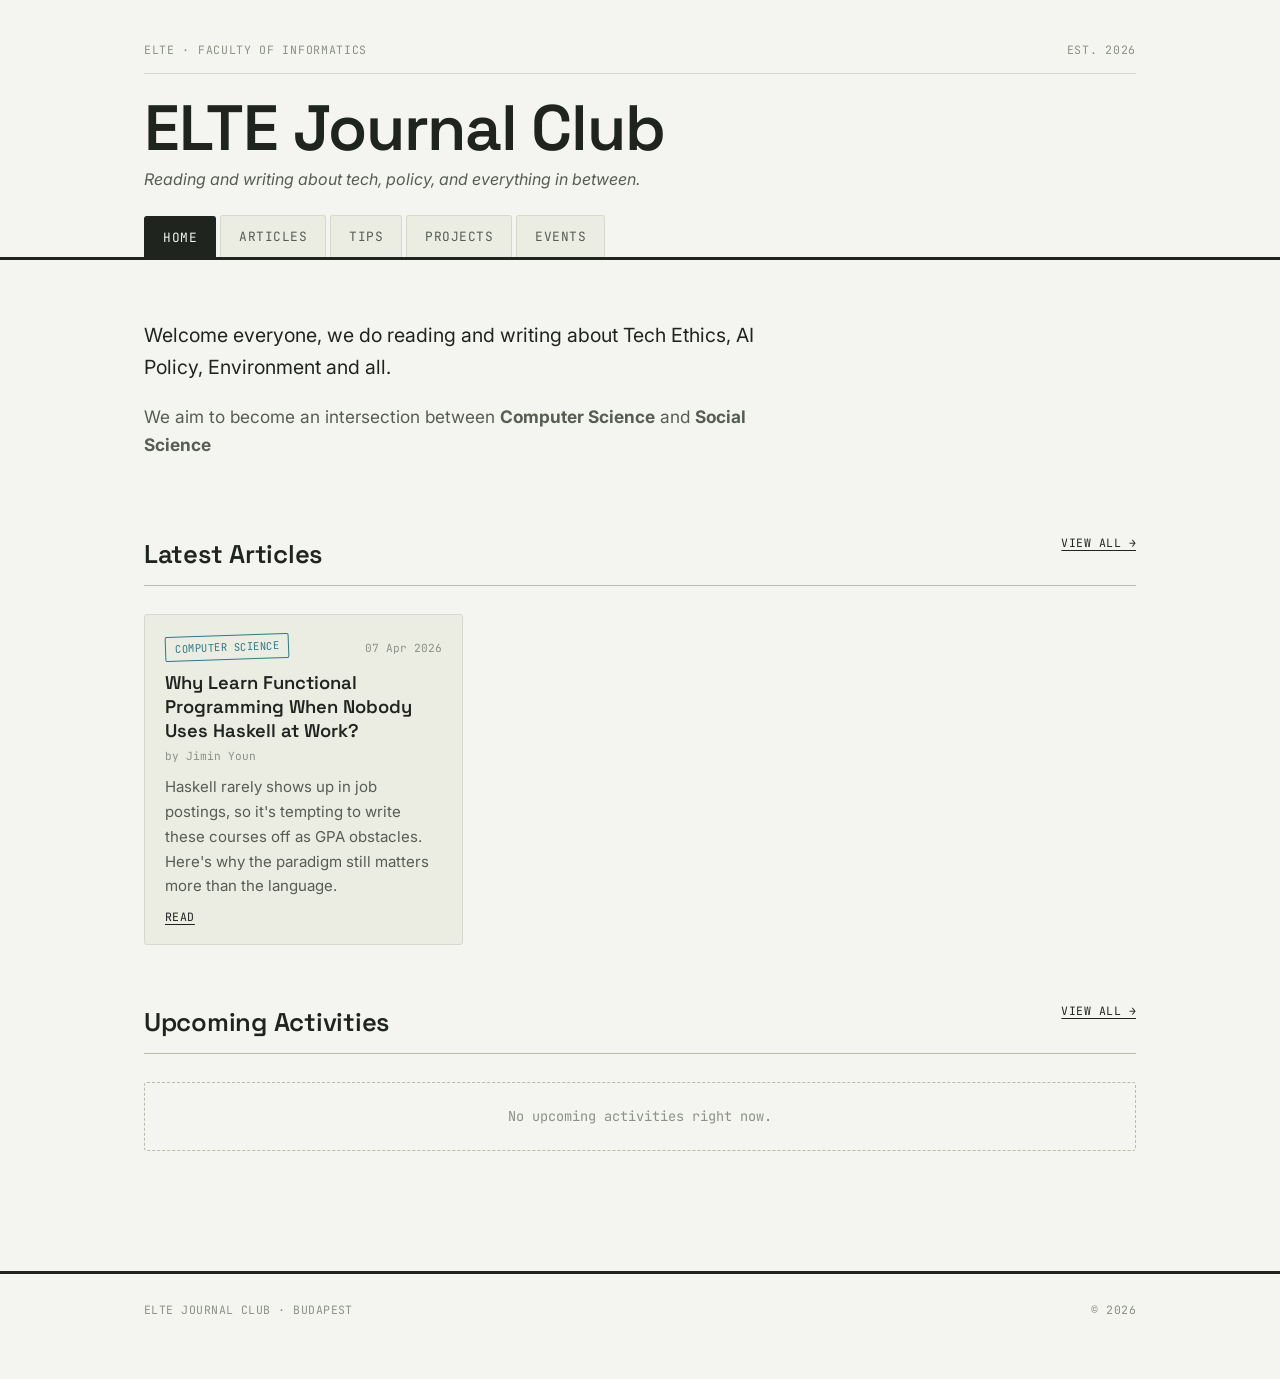
<file: index.html>
<!DOCTYPE html>
<html lang="ko">
<head>
<meta charset="UTF-8">
<meta name="viewport" content="width=device-width, initial-scale=1.0">
<title>ELTE Journal Club in Faculty</title>
<link rel="preconnect" href="https://fonts.googleapis.com">
<link href="https://fonts.googleapis.com/css2?family=Space+Grotesk:wght@500;600;700&family=Inter:ital,wght@0,400;0,500;0,600;1,400&family=JetBrains+Mono:wght@400;500&display=swap" rel="stylesheet">
<link rel="stylesheet" href="css/style.css">
</head>
<body>

<header class="masthead">
  <div class="wrap">
    <div class="masthead__top">
      <span>ELTE &middot; Faculty of Informatics</span>
      <span>Est. 2026</span>
    </div>
    <a href="index.html" class="masthead__title">ELTE Journal Club</a>
    <p class="masthead__tagline">Reading and writing about tech, policy, and everything in between.</p>
    <ul class="tabs">
      <li><a href="index.html" aria-current="page">Home</a></li>
      <li><a href="articles.html">Articles</a></li>
      <li><a href="tips.html">Tips</a></li>
      <li><a href="projects.html">Projects</a></li>
      <li><a href="activities.html">Events</a></li>
    </ul>
  </div>
</header>

<main>
  <div class="wrap">

    <section class="intro">
      <p>Welcome everyone, we do reading and writing about Tech Ethics, AI Policy, Environment and all.</p>
      <p>We aim to become an intersection between <strong>Computer Science</strong> and <strong>Social Science</strong></p>
    </section>

    <section class="section">
      <div class="section__head">
        <h2>Latest Articles</h2>
        <a class="card__link" href="articles.html">View all →</a>
      </div>
      <div class="grid" id="home-articles"></div>
    </section>

    <section class="section">
      <div class="section__head">
        <h2>Upcoming Activities</h2>
        <a class="card__link" href="activities.html">View all →</a>
      </div>
      <div id="home-activities"></div>
    </section>

  </div>
</main>

<footer>
  <div class="wrap">
    <p>ELTE Journal Club &middot; Budapest</p>
    <p id="footer-year">&copy; <span id="year"></span></p>
  </div>
</footer>

<script src="js/data.js"></script>
<script src="js/main.js"></script>
</body>
</html>
</file>
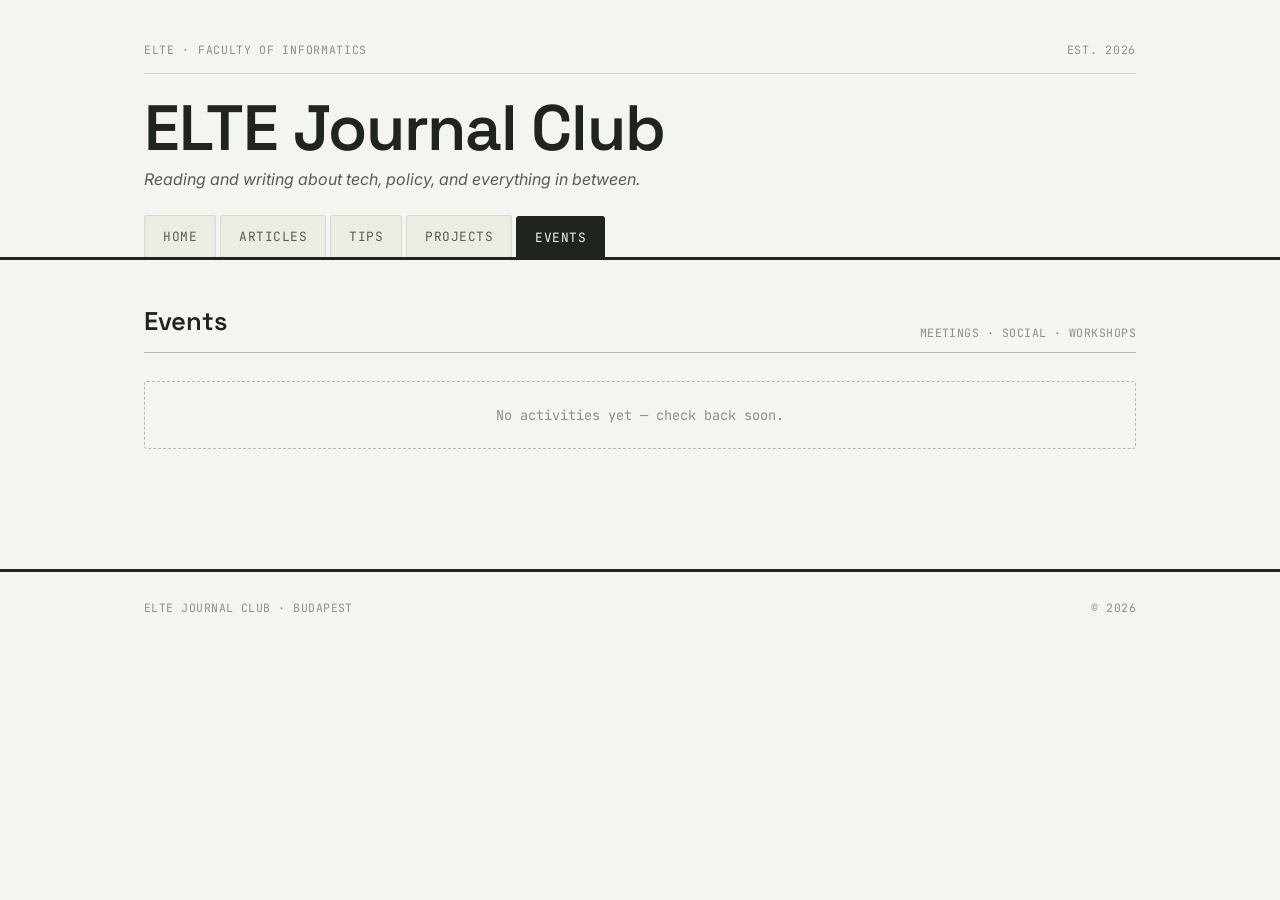
<file: activities.html>
<!DOCTYPE html>
<html lang="ko">
<head>
<meta charset="UTF-8">
<meta name="viewport" content="width=device-width, initial-scale=1.0">
<title>Events · ELTE Journal Club</title>
<link rel="preconnect" href="https://fonts.googleapis.com">
<link href="https://fonts.googleapis.com/css2?family=Space+Grotesk:wght@500;600;700&family=Inter:ital,wght@0,400;0,500;0,600;1,400&family=JetBrains+Mono:wght@400;500&display=swap" rel="stylesheet">
<link rel="stylesheet" href="css/style.css">
</head>
<body>
<header class="masthead">
  <div class="wrap">
    <div class="masthead__top">
      <span>ELTE &middot; Faculty of Informatics</span>
      <span>Est. 2026</span>
    </div>
    <a href="index.html" class="masthead__title">ELTE Journal Club</a>
    <p class="masthead__tagline">Reading and writing about tech, policy, and everything in between.</p>
    <ul class="tabs">
      <li><a href="index.html">Home</a></li>
      <li><a href="articles.html">Articles</a></li>
      <li><a href="tips.html">Tips</a></li>
      <li><a href="projects.html">Projects</a></li>
      <li><a href="activities.html" aria-current="page">Events</a></li>
    </ul>
  </div>
</header>
<main>
  <div class="wrap">
    <section class="section" style="padding-top:40px;">
      <div class="section__head">
        <h2>Events</h2>
        <span class="section__note">Meetings &middot; social &middot; workshops</span>
      </div>
      <div id="activities-list"></div>
    </section>
  </div>
</main>
<footer>
  <div class="wrap">
    <p>ELTE Journal Club &middot; Budapest</p>
    <p>&copy; <span id="year"></span></p>
  </div>
</footer>
<script src="js/data.js"></script>
<script src="js/main.js"></script>
</body>
</html>
</file>
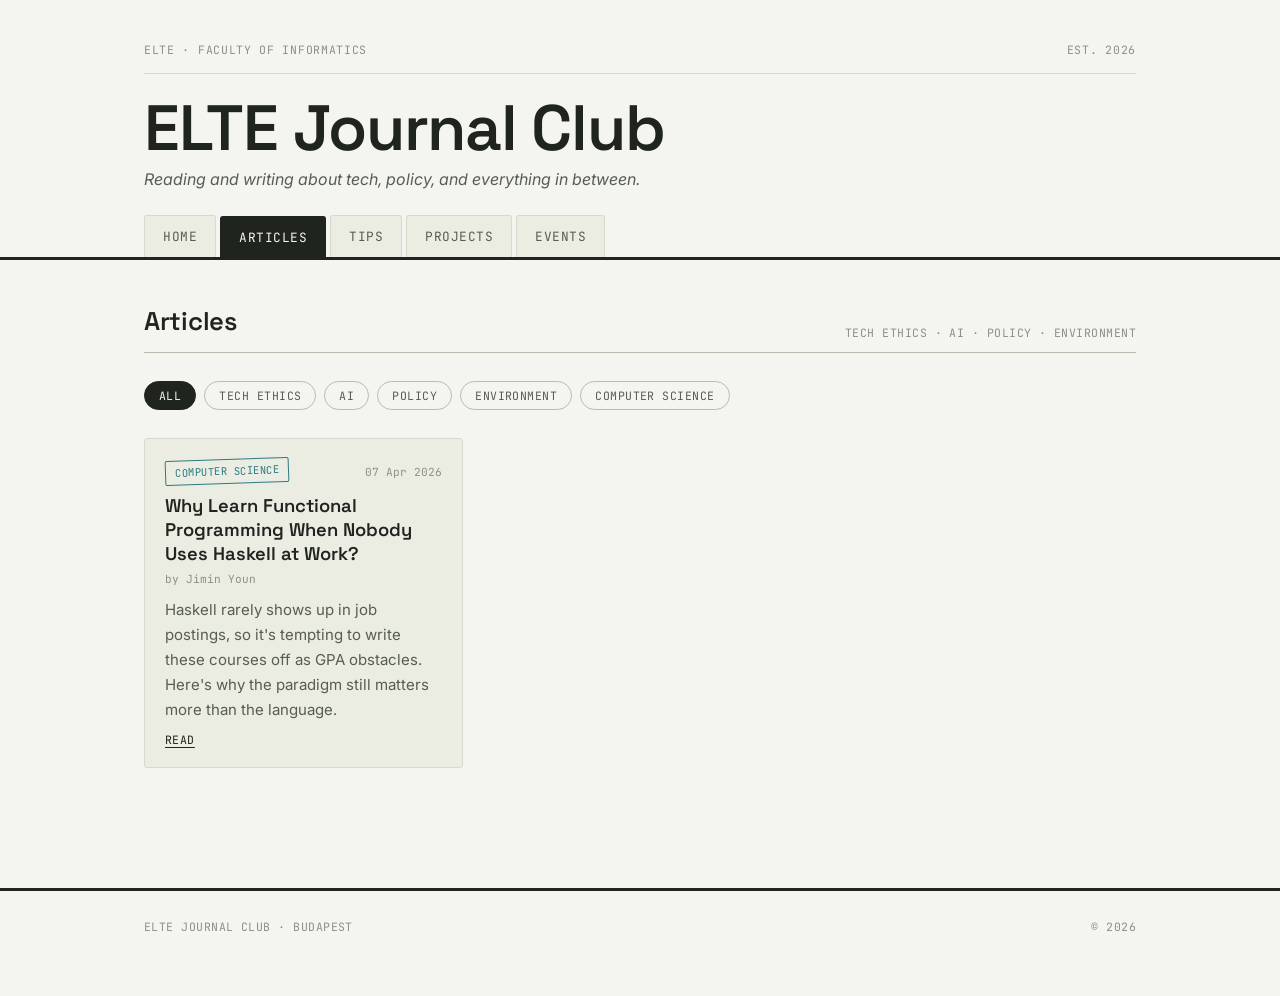
<file: articles.html>
<!DOCTYPE html>
<html lang="ko">
<head>
<meta charset="UTF-8">
<meta name="viewport" content="width=device-width, initial-scale=1.0">
<title>Articles · ELTE Journal Club</title>
<link rel="preconnect" href="https://fonts.googleapis.com">
<link href="https://fonts.googleapis.com/css2?family=Space+Grotesk:wght@500;600;700&family=Inter:ital,wght@0,400;0,500;0,600;1,400&family=JetBrains+Mono:wght@400;500&display=swap" rel="stylesheet">
<link rel="stylesheet" href="css/style.css">
</head>
<body>

<header class="masthead">
  <div class="wrap">
    <div class="masthead__top">
      <span>ELTE &middot; Faculty of Informatics</span>
      <span>Est. 2026</span>
    </div>
    <a href="index.html" class="masthead__title">ELTE Journal Club</a>
    <p class="masthead__tagline">Reading and writing about tech, policy, and everything in between.</p>
    <ul class="tabs">
      <li><a href="index.html">Home</a></li>
      <li><a href="articles.html" aria-current="page">Articles</a></li>
      <li><a href="tips.html">Tips</a></li>
      <li><a href="projects.html">Projects</a></li>
      <li><a href="activities.html">Events</a></li>    
    </ul>
  </div>
</header>

<main>
  <div class="wrap">
    <section class="section" style="padding-top:40px;">
      <div class="section__head">
        <h2>Articles</h2>
        <span class="section__note">Tech Ethics &middot; AI &middot; Policy &middot; Environment</span>
      </div>
      <div class="filters" id="articles-filters"></div>
      <div class="grid" id="articles-grid"></div>
    </section>
  </div>
</main>

<footer>
  <div class="wrap">
    <p>ELTE Journal Club &middot; Budapest</p>
    <p>&copy; <span id="year"></span></p>
  </div>
</footer>

<script src="js/data.js"></script>
<script src="js/main.js"></script>
</body>
</html>
</file>
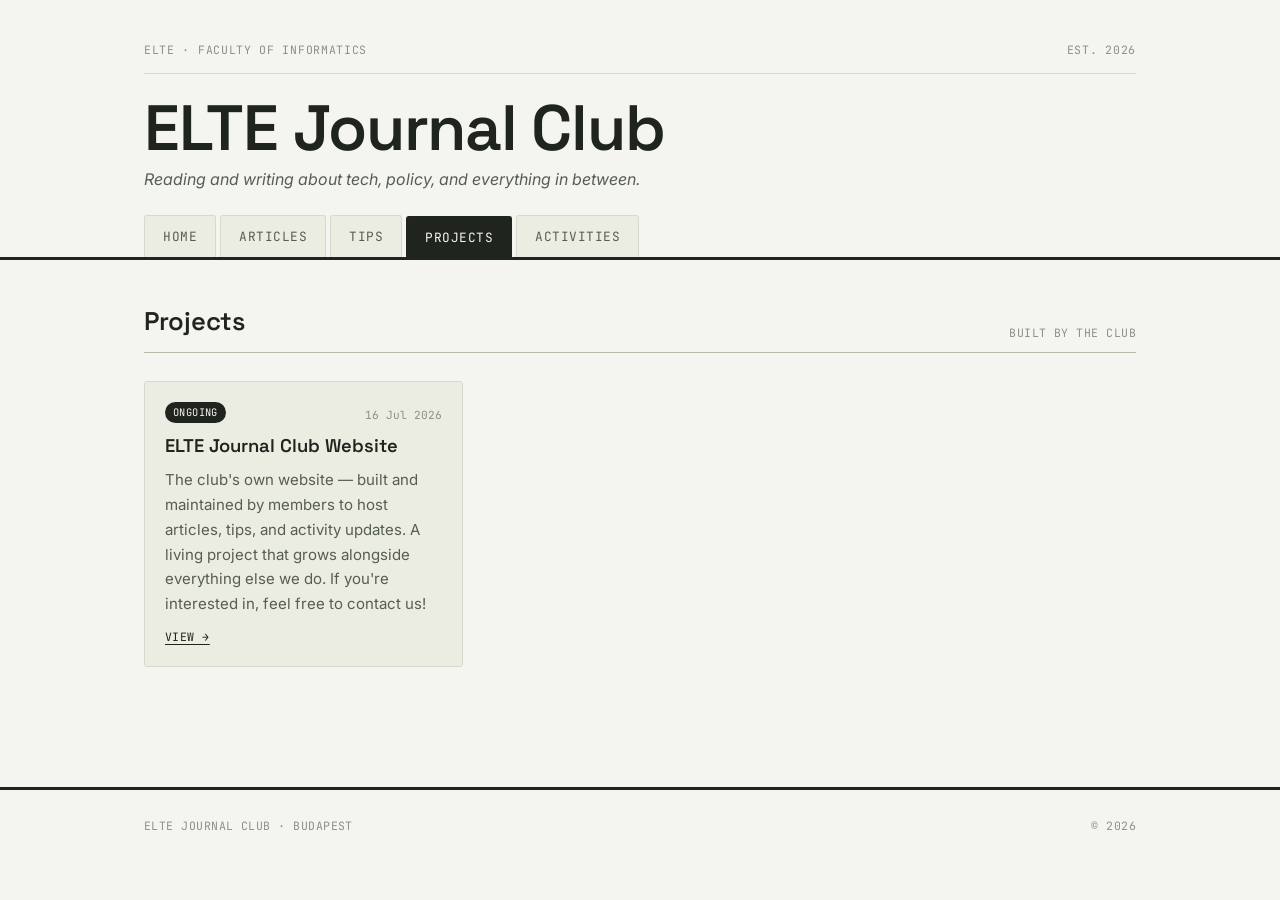
<file: projects.html>
<!DOCTYPE html>
<html lang="ko">
<head>
<meta charset="UTF-8">
<meta name="viewport" content="width=device-width, initial-scale=1.0">
<title>Projects · ELTE Journal Club</title>
<link rel="preconnect" href="https://fonts.googleapis.com">
<link href="https://fonts.googleapis.com/css2?family=Space+Grotesk:wght@500;600;700&family=Inter:ital,wght@0,400;0,500;0,600;1,400&family=JetBrains+Mono:wght@400;500&display=swap" rel="stylesheet">
<link rel="stylesheet" href="css/style.css">
</head>
<body>

<header class="masthead">
  <div class="wrap">
    <div class="masthead__top">
      <span>ELTE &middot; Faculty of Informatics</span>
      <span>Est. 2026</span>
    </div>
    <a href="index.html" class="masthead__title">ELTE Journal Club</a>
    <p class="masthead__tagline">Reading and writing about tech, policy, and everything in between.</p>
    <ul class="tabs">
      <li><a href="index.html">Home</a></li>
      <li><a href="articles.html">Articles</a></li>
      <li><a href="tips.html">Tips</a></li>
      <li><a href="projects.html" aria-current="page">Projects</a></li>
      <li><a href="activities.html">Activities</a></li>
    </ul>
  </div>
</header>

<main>
  <div class="wrap">
    <section class="section" style="padding-top:40px;">
      <div class="section__head">
        <h2>Projects</h2>
        <span class="section__note">Built by the club</span>
      </div>
      <div class="grid" id="projects-grid"></div>
    </section>
  </div>
</main>

<footer>
  <div class="wrap">
    <p>ELTE Journal Club &middot; Budapest</p>
    <p>&copy; <span id="year"></span></p>
  </div>
</footer>

<script src="js/data.js"></script>
<script src="js/main.js"></script>
</body>
</html>
</file>
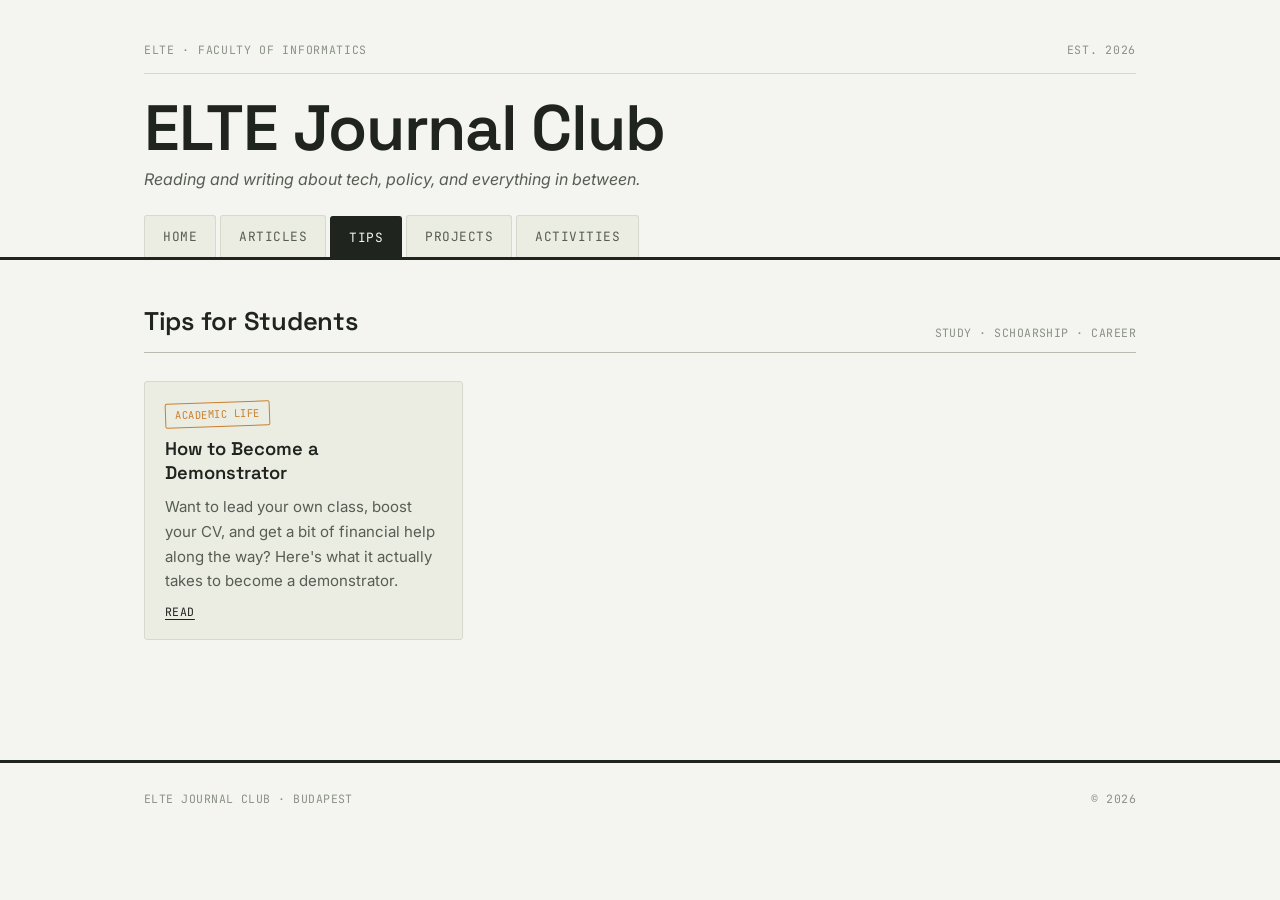
<file: tips.html>
<!DOCTYPE html>
<html lang="ko">
<head>
<meta charset="UTF-8">
<meta name="viewport" content="width=device-width, initial-scale=1.0">
<title>Tips · ELTE Journal Club</title>
<link rel="preconnect" href="https://fonts.googleapis.com">
<link href="https://fonts.googleapis.com/css2?family=Space+Grotesk:wght@500;600;700&family=Inter:ital,wght@0,400;0,500;0,600;1,400&family=JetBrains+Mono:wght@400;500&display=swap" rel="stylesheet">
<link rel="stylesheet" href="css/style.css">
</head>
<body>

<header class="masthead">
  <div class="wrap">
    <div class="masthead__top">
      <span>ELTE &middot; Faculty of Informatics</span>
      <span>Est. 2026</span>
    </div>
    <a href="index.html" class="masthead__title">ELTE Journal Club</a>
    <p class="masthead__tagline">Reading and writing about tech, policy, and everything in between.</p>
    <ul class="tabs">
      <li><a href="index.html">Home</a></li>
      <li><a href="articles.html">Articles</a></li>
      <li><a href="tips.html" aria-current="page">Tips</a></li>
      <li><a href="projects.html">Projects</a></li>
      <li><a href="activities.html">Activities</a></li>
    </ul>
  </div>
</header>

<main>
  <div class="wrap">
    <section class="section" style="padding-top:40px;">
      <div class="section__head">
        <h2>Tips for Students</h2>
        <span class="section__note">Study &middot; Schoarship &middot; Career</span>
      </div>
      <div class="grid" id="tips-grid"></div>
    </section>
  </div>
</main>

<footer>
  <div class="wrap">
    <p>ELTE Journal Club &middot; Budapest</p>
    <p>&copy; <span id="year"></span></p>
  </div>
</footer>

<script src="js/data.js"></script>
<script src="js/main.js"></script>
</body>
</html>
</file>
<file: css/style.css>
/* ============================================================
   ELTE Journal Club — design tokens
   ============================================================ */
:root {
  /* color */
  --paper:        #F4F5F0;
  --paper-alt:     #EBEDE3;
  --ink:           #20241F;
  --ink-soft:      #565D53;
  --ink-faint:     #8B9186;
  --line:          #D7D9CC;
  --line-strong:   #B9BCAC;

  --accent-tech:    #33459E;  /* Tech Ethics */
  --accent-ai:      #6A4B9E;  /* AI */
  --accent-policy:  #A8502C;  /* Policy */
  --accent-env:     #52734A;  /* Environment */
  --accent-social:  #C97F2E;  /* Social / general */
  --accent-cs: #2C7A82;  /* Computer Science */

  /* type */
  --font-display: 'Space Grotesk', system-ui, sans-serif;
  --font-body:    'Inter', system-ui, sans-serif;
  --font-mono:    'JetBrains Mono', ui-monospace, monospace;

  /* layout */
  --max-w: 1040px;
  --radius: 3px;
}

* { box-sizing: border-box; }

html { scroll-behavior: smooth; }

body {
  margin: 0;
  background: var(--paper);
  color: var(--ink);
  font-family: var(--font-body);
  font-size: 16px;
  line-height: 1.65;
  -webkit-font-smoothing: antialiased;
}

a { color: inherit; }

img { max-width: 100%; display: block; }

::selection { background: var(--accent-tech); color: var(--paper); }

:focus-visible {
  outline: 2px solid var(--accent-tech);
  outline-offset: 2px;
}

.wrap {
  max-width: var(--max-w);
  margin: 0 auto;
  padding: 0 24px;
}

/* ============================================================
   Masthead
   ============================================================ */
.masthead {
  border-bottom: 3px solid var(--ink);
  padding-top: 40px;
  padding-bottom: 0;
}

.masthead__top {
  display: flex;
  justify-content: space-between;
  align-items: baseline;
  font-family: var(--font-mono);
  font-size: 0.72rem;
  letter-spacing: 0.06em;
  text-transform: uppercase;
  color: var(--ink-faint);
  padding-bottom: 14px;
  border-bottom: 1px solid var(--line);
}

.masthead__title {
  display: block;
  font-family: var(--font-display);
  font-weight: 600;
  font-size: clamp(2.2rem, 6vw, 4rem);
  letter-spacing: -0.02em;
  line-height: 1;
  margin: 22px 0 6px;
  text-decoration: none;
  color: var(--ink);
}

.masthead__tagline {
  font-family: var(--font-body);
  font-style: italic;
  color: var(--ink-soft);
  font-size: 1rem;
  margin: 0 0 22px;
}

/* nav tabs */
.tabs {
  display: flex;
  gap: 4px;
  list-style: none;
  margin: 0;
  padding: 0;
  overflow-x: auto;
}

.tabs a {
  display: block;
  font-family: var(--font-mono);
  font-size: 0.8rem;
  letter-spacing: 0.04em;
  text-transform: uppercase;
  text-decoration: none;
  color: var(--ink-soft);
  padding: 10px 18px;
  border: 1px solid var(--line);
  border-bottom: none;
  border-radius: var(--radius) var(--radius) 0 0;
  background: var(--paper-alt);
  white-space: nowrap;
  transform: translateY(1px);
  transition: background 0.15s ease, color 0.15s ease;
}

.tabs a:hover { background: var(--paper); color: var(--ink); }

.tabs a[aria-current="page"] {
  background: var(--ink);
  color: var(--paper);
  border-color: var(--ink);
  transform: translateY(2px);
}

/* ============================================================
   Sections
   ============================================================ */
main { padding-bottom: 80px; }

.section {
  padding-top: 56px;
}

.section__head {
  display: flex;
  justify-content: space-between;
  align-items: flex-end;
  gap: 16px;
  border-bottom: 1px solid var(--line-strong);
  padding-bottom: 10px;
  margin-bottom: 28px;
}

.section__head h2 {
  font-family: var(--font-display);
  font-weight: 600;
  font-size: 1.6rem;
  margin: 0;
  letter-spacing: -0.01em;
}

.section__note {
  font-family: var(--font-mono);
  font-size: 0.72rem;
  color: var(--ink-faint);
  text-transform: uppercase;
  letter-spacing: 0.04em;
}

.intro {
  padding-top: 40px;
  max-width: 640px;
}

.intro p {
  font-size: 1.08rem;
  color: var(--ink-soft);
}

.intro p:first-child {
  font-size: 1.22rem;
  color: var(--ink);
}

/* ============================================================
   Stamp tags (signature element)
   ============================================================ */
.stamp {
  display: inline-block;
  font-family: var(--font-mono);
  font-size: 0.66rem;
  letter-spacing: 0.05em;
  text-transform: uppercase;
  padding: 3px 9px;
  border: 1.5px solid currentColor;
  border-radius: 2px;
  transform: rotate(-2deg);
  white-space: nowrap;
}

.stamp--tech    { color: var(--accent-tech); }
.stamp--ai      { color: var(--accent-ai); }
.stamp--policy  { color: var(--accent-policy); }
.stamp--env     { color: var(--accent-env); }
.stamp--social  { color: var(--accent-social); }

/* ============================================================
   Cards
   ============================================================ */
.grid {
  display: grid;
  grid-template-columns: repeat(auto-fill, minmax(260px, 1fr));
  gap: 18px;
}

.card {
  background: var(--paper-alt);
  border: 1px solid var(--line);
  border-radius: var(--radius);
  padding: 20px;
  display: flex;
  flex-direction: column;
  gap: 10px;
  position: relative;
}

.card__meta {
  display: flex;
  justify-content: space-between;
  align-items: flex-start;
  gap: 10px;
}

.card__date {
  font-family: var(--font-mono);
  font-size: 0.7rem;
  color: var(--ink-faint);
  white-space: nowrap;
  padding-top: 4px;
}

.card h3 {
  font-family: var(--font-display);
  font-weight: 600;
  font-size: 1.15rem;
  margin: 0;
  line-height: 1.3;
}

.card__byline {
  font-family: var(--font-mono);
  font-size: 0.7rem;
  color: var(--ink-faint);
  margin: -6px 0 0;
}

.card p.summary {
  color: var(--ink-soft);
  font-size: 0.94rem;
  margin: 0;
}

.card__body {
  display: none;
  border-top: 1px dashed var(--line-strong);
  padding-top: 12px;
  margin-top: 4px;
  color: var(--ink-soft);
  font-size: 0.94rem;
}

.card__body.open { display: block; }

.card__toggle,
.card__link {
  align-self: flex-start;
  font-family: var(--font-mono);
  font-size: 0.72rem;
  text-transform: uppercase;
  letter-spacing: 0.04em;
  background: none;
  border: none;
  color: var(--ink);
  text-decoration: underline;
  text-underline-offset: 3px;
  cursor: pointer;
  padding: 0;
}

.card__toggle:hover,
.card__link:hover { color: var(--accent-tech); }

/* status badges (projects) */
.badge {
  font-family: var(--font-mono);
  font-size: 0.65rem;
  text-transform: uppercase;
  letter-spacing: 0.04em;
  padding: 2px 8px;
  border-radius: 999px;
  background: var(--ink);
  color: var(--paper);
  white-space: nowrap;
}
.badge--done { background: var(--accent-env); }
.badge--paused { background: var(--ink-faint); }

/* ============================================================
   Filters
   ============================================================ */
.filters {
  display: flex;
  flex-wrap: wrap;
  gap: 8px;
  margin-bottom: 28px;
}

.filters button {
  font-family: var(--font-mono);
  font-size: 0.72rem;
  text-transform: uppercase;
  letter-spacing: 0.04em;
  background: var(--paper);
  border: 1px solid var(--line-strong);
  border-radius: 999px;
  padding: 6px 14px;
  cursor: pointer;
  color: var(--ink-soft);
  transition: all 0.15s ease;
}

.filters button:hover { border-color: var(--ink); color: var(--ink); }

.filters button[aria-pressed="true"] {
  background: var(--ink);
  border-color: var(--ink);
  color: var(--paper);
}

/* ============================================================
   Timeline (activities)
   ============================================================ */
.timeline {
  list-style: none;
  margin: 0;
  padding: 0;
  border-left: 2px solid var(--line-strong);
}

.timeline li {
  position: relative;
  padding: 4px 0 28px 26px;
}

.timeline li::before {
  content: "";
  position: absolute;
  left: -7px;
  top: 8px;
  width: 12px;
  height: 12px;
  border-radius: 50%;
  background: var(--paper);
  border: 2px solid var(--accent-social);
}

.timeline li.is-past::before { border-color: var(--ink-faint); }
.timeline li.is-past { opacity: 0.6; }

.timeline .date-line {
  font-family: var(--font-mono);
  font-size: 0.72rem;
  color: var(--ink-faint);
  text-transform: uppercase;
  letter-spacing: 0.04em;
}

.timeline h3 {
  font-family: var(--font-display);
  font-size: 1.1rem;
  margin: 4px 0 6px;
}

.timeline p { margin: 0; color: var(--ink-soft); font-size: 0.94rem; }

/* ============================================================
   Empty state
   ============================================================ */
.empty {
  font-family: var(--font-mono);
  font-size: 0.85rem;
  color: var(--ink-faint);
  border: 1px dashed var(--line-strong);
  padding: 22px;
  text-align: center;
  border-radius: var(--radius);
}

/* ============================================================
   Footer
   ============================================================ */
footer {
  border-top: 3px solid var(--ink);
  margin-top: 40px;
  padding: 26px 0 60px;
}

footer .wrap {
  display: flex;
  justify-content: space-between;
  align-items: center;
  flex-wrap: wrap;
  gap: 10px;
}

footer p {
  font-family: var(--font-mono);
  font-size: 0.72rem;
  color: var(--ink-faint);
  margin: 0;
  text-transform: uppercase;
  letter-spacing: 0.04em;
}

/* ============================================================
   Responsive
   ============================================================ */
@media (max-width: 560px) {
  .wrap { padding: 0 16px; }
  .masthead__top { flex-direction: column; gap: 4px; align-items: flex-start; }
  .section__head { flex-direction: column; align-items: flex-start; gap: 6px; }
}

@media (prefers-reduced-motion: reduce) {
  html { scroll-behavior: auto; }
  * { transition: none !important; }
}

.card__body p { margin: 0 0 10px; }
.card__body strong { color: var(--ink); }
.card__body ul { margin: 0 0 14px; padding-left: 20px; }
.card__body li { margin-bottom: 4px; }
.stamp--cs { color: var(--accent-cs); }
</file>
